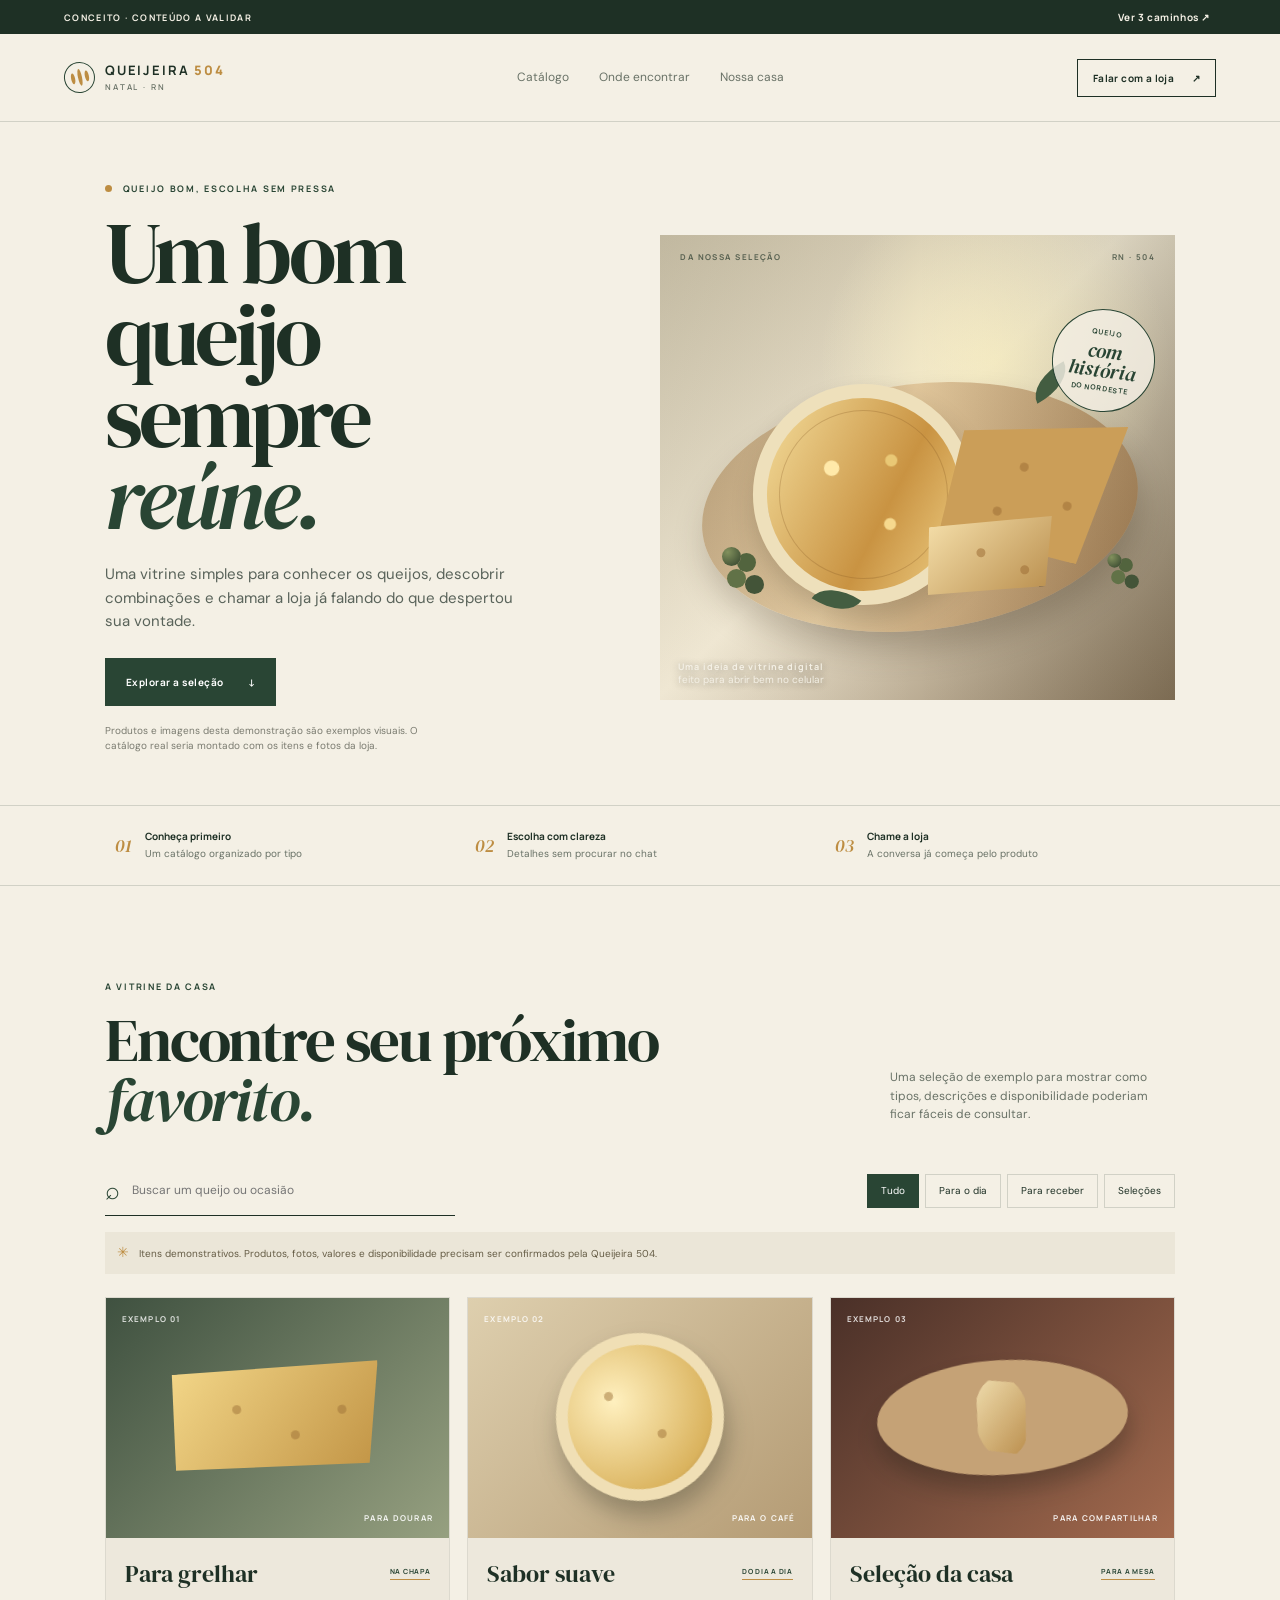
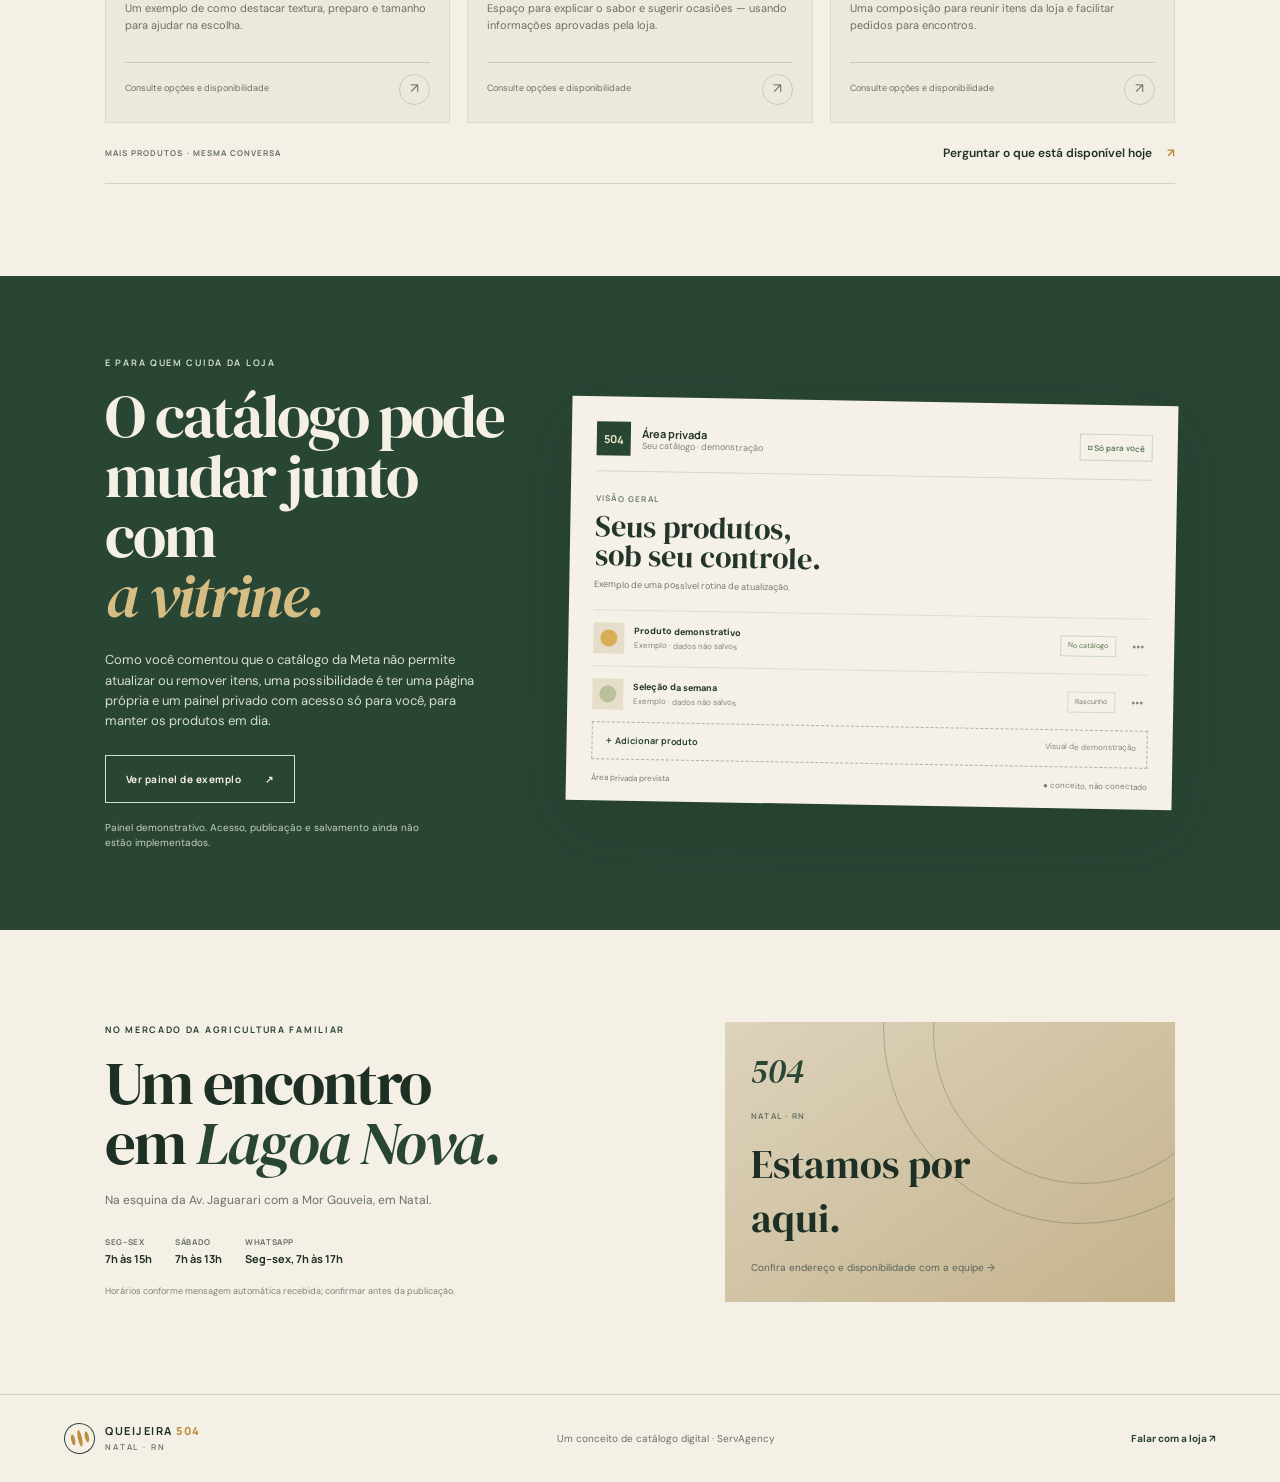
<file: index.html>
<!doctype html>
<html lang="pt-BR">
<head>
  <meta charset="utf-8">
  <meta name="viewport" content="width=device-width, initial-scale=1">
  <meta name="theme-color" content="#f4f0e5">
  <meta name="description" content="Conceito de catálogo digital para a Queijeira 504.">
  <title>Queijeira 504 — conceito de catálogo</title>
  <link rel="preconnect" href="https://fonts.googleapis.com">
  <link rel="preconnect" href="https://fonts.gstatic.com" crossorigin>
  <link href="https://fonts.googleapis.com/css2?family=DM+Sans:wght@400;500;600;700&family=DM+Serif+Display:ital@0;1&family=Manrope:wght@400;500;600;700;800&display=swap" rel="stylesheet">
  <link rel="stylesheet" href="styles.css">
</head>
<body data-theme="origem">
  <a class="skip-link" href="#conteudo">Pular para o conteúdo</a>
  <div class="concept-ribbon"><span>CONCEITO · CONTEÚDO A VALIDAR</span><button id="themeToggle" aria-expanded="false" aria-controls="directions">Ver 3 caminhos <span aria-hidden="true">↗</span></button></div>
  <section id="directions" class="directions" hidden aria-label="Direções visuais">
    <p class="directions-heading">Três jeitos de apresentar a Queijeira 504</p>
    <div class="direction-buttons" role="group" aria-label="Escolha uma direção visual">
      <button class="direction active" data-theme-choice="origem" aria-pressed="true"><b>01 · Origem</b><span>Editorial e acolhedora</span></button>
      <button class="direction" data-theme-choice="balcao" aria-pressed="false"><b>02 · Balcão</b><span>Direta e fácil de consultar</span></button>
      <button class="direction" data-theme-choice="feira" aria-pressed="false"><b>03 · Feira</b><span>Vibrante e cheia de sabor</span></button>
    </div>
  </section>
  <header class="site-header">
    <a class="brand" href="#inicio" aria-label="Queijeira 504, início"><span class="brand-mark" aria-hidden="true"><i></i><i></i><i></i></span><span>QUEIJEIRA <b>504</b><small>NATAL · RN</small></span></a>
    <nav aria-label="Navegação principal"><a href="#catalogo">Catálogo</a><a href="#visite">Onde encontrar</a><a href="#sobre">Nossa casa</a></nav>
    <a class="header-cta" href="https://wa.me/558499360528?text=Ol%C3%A1%2C%20vim%20pelo%20cat%C3%A1logo%20da%20Queijeira%20504." target="_blank" rel="noreferrer">Falar com a loja <span aria-hidden="true">↗</span></a>
  </header>
  <main id="conteudo">
    <section class="hero" id="inicio">
      <div class="hero-copy">
        <p class="eyebrow"><span class="eyebrow-dot"></span> QUEIJO BOM, ESCOLHA SEM PRESSA</p>
        <h1>Um bom queijo<br>sempre <em>reúne.</em></h1>
        <p class="hero-intro">Uma vitrine simples para conhecer os queijos, descobrir combinações e chamar a loja já falando do que despertou sua vontade.</p>
        <a class="button-primary" href="#catalogo">Explorar a seleção <span aria-hidden="true">↓</span></a>
        <p class="sample-note">Produtos e imagens desta demonstração são exemplos visuais. O catálogo real seria montado com os itens e fotos da loja.</p>
      </div>
      <div class="hero-art" aria-label="Ilustração conceitual de uma seleção de queijos">
        <div class="art-caption"><span>DA NOSSA SELEÇÃO</span><span>RN · 504</span></div>
        <div class="cheese-scene"><div class="cheese-board"></div><div class="cheese-round"><span></span></div><div class="cheese-wedge"><i></i><i></i><i></i></div><div class="cheese-block"><i></i><i></i></div><div class="grape grape-one"></div><div class="grape grape-two"></div><div class="leaf leaf-one"></div><div class="leaf leaf-two"></div><div class="scene-shadow"></div></div>
        <div class="hero-stamp"><span>QUEIJO</span><b>com<br>história</b><span>DO NORDESTE</span></div>
        <p class="art-foot">Uma ideia de vitrine digital<br><span>feito para abrir bem no celular</span></p>
      </div>
    </section>
    <section class="proof-strip" aria-label="Destaques da experiência">
      <div><span class="proof-icon">01</span><p><b>Conheça primeiro</b><small>Um catálogo organizado por tipo</small></p></div>
      <div><span class="proof-icon">02</span><p><b>Escolha com clareza</b><small>Detalhes sem procurar no chat</small></p></div>
      <div><span class="proof-icon">03</span><p><b>Chame a loja</b><small>A conversa já começa pelo produto</small></p></div>
    </section>
    <section class="catalog-section" id="catalogo">
      <div class="section-top"><div><p class="eyebrow">A VITRINE DA CASA</p><h2>Encontre seu próximo<br><em>favorito.</em></h2></div><p class="section-aside">Uma seleção de exemplo para mostrar como tipos, descrições e disponibilidade poderiam ficar fáceis de consultar.</p></div>
      <div class="catalog-tools"><label class="search-box"><span aria-hidden="true">⌕</span><span class="sr-only">Buscar no catálogo</span><input id="search" type="search" placeholder="Buscar um queijo ou ocasião" autocomplete="off"></label><div class="filters" role="group" aria-label="Filtrar produtos"><button class="filter active" data-filter="todos" aria-pressed="true">Tudo</button><button class="filter" data-filter="dia" aria-pressed="false">Para o dia</button><button class="filter" data-filter="receber" aria-pressed="false">Para receber</button><button class="filter" data-filter="selecoes" aria-pressed="false">Seleções</button></div></div>
      <p class="demo-banner"><span aria-hidden="true">✳</span> Itens demonstrativos. Produtos, fotos, valores e disponibilidade precisam ser confirmados pela Queijeira 504.</p>
      <div class="product-grid" id="productGrid">
        <article class="product-card" data-category="dia" data-name="queijo para grelha coalho">
          <div class="product-visual visual-grill"><span class="product-index">EXEMPLO 01</span><div class="mini-cheese slab"><i></i><i></i><i></i></div><span class="visual-caption">PARA DOURAR</span></div>
          <div class="product-info"><div class="product-title"><h3>Para grelhar</h3><span class="product-tag">NA CHAPA</span></div><p>Um exemplo de como destacar textura, preparo e tamanho para ajudar na escolha.</p><div class="product-bottom"><span>Consulte opções e disponibilidade</span><button class="ask-product" data-product="Para grelhar" aria-label="Perguntar sobre Para grelhar">↗</button></div></div>
        </article>
        <article class="product-card" data-category="dia" data-name="queijo suave café manhã">
          <div class="product-visual visual-morning"><span class="product-index">EXEMPLO 02</span><div class="mini-cheese round"><i></i><i></i></div><span class="visual-caption">PARA O CAFÉ</span></div>
          <div class="product-info"><div class="product-title"><h3>Sabor suave</h3><span class="product-tag">DO DIA A DIA</span></div><p>Espaço para explicar o sabor e sugerir ocasiões — usando informações aprovadas pela loja.</p><div class="product-bottom"><span>Consulte opções e disponibilidade</span><button class="ask-product" data-product="Sabor suave" aria-label="Perguntar sobre Sabor suave">↗</button></div></div>
        </article>
        <article class="product-card" data-category="receber" data-name="seleção para compartilhar tábua">
          <div class="product-visual visual-table"><span class="product-index">EXEMPLO 03</span><div class="mini-cheese selection"><i></i><i></i><i></i><i></i></div><span class="visual-caption">PARA COMPARTILHAR</span></div>
          <div class="product-info"><div class="product-title"><h3>Seleção da casa</h3><span class="product-tag">PARA A MESA</span></div><p>Uma composição para reunir itens da loja e facilitar pedidos para encontros.</p><div class="product-bottom"><span>Consulte opções e disponibilidade</span><button class="ask-product" data-product="Seleção da casa" aria-label="Perguntar sobre Seleção da casa">↗</button></div></div>
        </article>
      </div>
      <p id="emptyState" class="empty-state" hidden>Nenhum exemplo corresponde à busca. Tente outro termo ou fale com a loja.</p>
      <div class="catalog-end"><span>MAIS PRODUTOS · MESMA CONVERSA</span><a href="https://wa.me/558499360528?text=Ol%C3%A1%2C%20quero%20conhecer%20os%20produtos%20dispon%C3%ADveis%20na%20Queijeira%20504." target="_blank" rel="noreferrer">Perguntar o que está disponível hoje <b aria-hidden="true">↗</b></a></div>
    </section>
    <section class="control-section" id="sobre">
      <div class="control-copy"><p class="eyebrow">E PARA QUEM CUIDA DA LOJA</p><h2>O catálogo pode<br>mudar junto com<br><em>a vitrine.</em></h2><p>Como você comentou que o catálogo da Meta não permite atualizar ou remover itens, uma possibilidade é ter uma página própria e um painel privado com acesso só para você, para manter os produtos em dia.</p><button class="button-secondary" id="openPanel">Ver painel de exemplo <span aria-hidden="true">↗</span></button><small class="sample-note">Painel demonstrativo. Acesso, publicação e salvamento ainda não estão implementados.</small></div>
      <div class="admin-preview" aria-label="Prévia ilustrativa do painel privado">
        <div class="admin-head"><span class="admin-mark">504</span><div><b>Área privada</b><small>Seu catálogo · demonstração</small></div><span class="lock">⌑ Só para você</span></div>
        <div class="admin-welcome"><span>VISÃO GERAL</span><b>Seus produtos,<br>sob seu controle.</b><small>Exemplo de uma possível rotina de atualização.</small></div>
        <div class="admin-row"><span class="row-product"><i class="row-dot dot-1"></i></span><div><b>Produto demonstrativo</b><small>Exemplo · dados não salvos</small></div><span class="status-chip">No catálogo</span><button aria-label="Opções ilustrativas" tabindex="-1">•••</button></div>
        <div class="admin-row"><span class="row-product"><i class="row-dot dot-2"></i></span><div><b>Seleção da semana</b><small>Exemplo · dados não salvos</small></div><span class="status-chip muted">Rascunho</span><button aria-label="Opções ilustrativas" tabindex="-1">•••</button></div>
        <button class="admin-add" id="demoAdd">＋ Adicionar produto <span>Visual de demonstração</span></button>
        <div class="admin-foot"><span>Área privada prevista</span><span>● conceito, não conectado</span></div>
      </div>
    </section>
    <section class="visit-section" id="visite"><div><p class="eyebrow">NO MERCADO DA AGRICULTURA FAMILIAR</p><h2>Um encontro<br>em <em>Lagoa Nova.</em></h2><p>Na esquina da Av. Jaguarari com a Mor Gouveia, em Natal.</p><div class="hours"><span>SEG–SEX <b>7h às 15h</b></span><span>SÁBADO <b>7h às 13h</b></span><span>WHATSAPP <b>Seg–sex, 7h às 17h</b></span></div><small>Horários conforme mensagem automática recebida; confirmar antes da publicação.</small></div><a class="visit-card" href="https://wa.me/558499360528?text=Ol%C3%A1%2C%20gostaria%20de%20confirmar%20o%20endere%C3%A7o%20e%20os%20hor%C3%A1rios%20da%20Queijeira%20504." target="_blank" rel="noreferrer"><span class="map-mark">504</span><span class="map-label">NATAL · RN</span><b>Estamos por aqui.</b><span>Confira endereço e disponibilidade com a equipe →</span></a></section>
  </main>
  <footer><a class="brand footer-brand" href="#inicio"><span class="brand-mark" aria-hidden="true"><i></i><i></i><i></i></span><span>QUEIJEIRA <b>504</b><small>NATAL · RN</small></span></a><span>Um conceito de catálogo digital · ServAgency</span><a href="https://wa.me/558499360528?text=Ol%C3%A1%2C%20vim%20pelo%20cat%C3%A1logo%20da%20Queijeira%20504." target="_blank" rel="noreferrer">Falar com a loja ↗</a></footer>
  <dialog id="panelDialog" aria-labelledby="dialogTitle"><div class="dialog-top"><div><p class="eyebrow">PRÉVIA DE FUNCIONALIDADE</p><h2 id="dialogTitle">Uma área privada,<br>só sua.</h2></div><button id="closePanel" aria-label="Fechar painel">×</button></div><p>Em um projeto real, o painel teria acesso só para você e permitiria incluir novos produtos, ajustar informações ou retirar itens do catálogo sem depender do catálogo da Meta. O fluxo de acesso e os dados editáveis seriam definidos com você.</p><div class="dialog-actions"><button class="button-secondary" id="demoEdit">Simular edição</button><button class="button-primary" id="demoRemove">Simular retirada</button></div><div id="demoFeedback" class="demo-feedback" role="status" aria-live="polite">Esta tela é apenas uma proposta visual. Nenhuma alteração é salva.</div></dialog>
  <div class="toast" id="toast" role="status" aria-live="polite"></div>
  <script src="script.js"></script>
</body>
</html>
</file>
<file: styles.css>
:root{--paper:#f4f0e5;--paper-2:#ebe4d2;--ink:#1e3025;--muted:#697267;--green:#294534;--green-light:#d6dfca;--ochre:#bd8d42;--line:rgba(30,48,37,.16);--red:#8d342c;--display:"DM Serif Display",Georgia,serif;--body:"DM Sans",Arial,sans-serif;--ui:"Manrope",Arial,sans-serif;--radius:4px;--shadow:0 24px 70px rgba(33,43,33,.14)}*{box-sizing:border-box}html{scroll-behavior:smooth}body{margin:0;background:var(--paper);color:var(--ink);font-family:var(--body);font-size:15px;line-height:1.55;transition:background .35s,color .35s}button,input,a{font:inherit}a{color:inherit;text-decoration:none}button{color:inherit}.skip-link{position:absolute;left:-9999px;top:0;background:var(--ink);color:white;padding:12px;z-index:99}.skip-link:focus{left:12px}.sr-only{position:absolute;width:1px;height:1px;padding:0;margin:-1px;overflow:hidden;clip:rect(0,0,0,0);white-space:nowrap;border:0}.concept-ribbon{min-height:34px;padding:7px clamp(18px,5vw,76px);display:flex;align-items:center;justify-content:space-between;background:var(--ink);color:var(--paper);font:700 9px var(--ui);letter-spacing:.15em}.concept-ribbon button{border:0;background:transparent;color:inherit;font-size:10px;letter-spacing:.06em;cursor:pointer}.directions{padding:20px clamp(18px,5vw,76px) 22px;background:#e7e2d4;border-bottom:1px solid var(--line)}.directions-heading{margin:0 0 12px;font:17px var(--display)}.direction-buttons{display:grid;grid-template-columns:repeat(3,1fr);gap:8px}.direction{display:flex;align-items:center;justify-content:space-between;text-align:left;padding:12px 15px;border:1px solid var(--line);background:transparent;cursor:pointer}.direction b{font:700 11px var(--ui)}.direction span{font-size:11px;color:var(--muted)}.direction.active{background:var(--green);color:#fff;border-color:var(--green)}.direction.active span{color:#dbe4d6}.site-header{height:88px;padding:0 clamp(18px,5vw,76px);display:flex;align-items:center;justify-content:space-between;border-bottom:1px solid var(--line)}.brand{display:inline-flex;align-items:center;gap:10px;font:700 13px var(--ui);letter-spacing:.14em;line-height:1.1}.brand b{font-weight:800;color:var(--ochre)}.brand small{display:block;margin-top:4px;font:600 8px var(--ui);letter-spacing:.23em;color:var(--muted)}.brand-mark{width:31px;height:31px;position:relative;border:1px solid var(--green);border-radius:50%;display:flex;align-items:center;justify-content:center;gap:3px;transform:rotate(-12deg)}.brand-mark i{width:4px;height:11px;background:var(--ochre);border-radius:50%}.brand-mark i:nth-child(2){height:17px}.site-header nav{display:flex;gap:30px;color:var(--muted);font-size:12px}.site-header nav a:hover,footer>a:hover{color:var(--ochre)}.header-cta{padding:11px 15px;border:1px solid var(--ink);font:700 10px var(--ui);letter-spacing:.04em}.header-cta span{padding-left:15px}.hero{display:grid;grid-template-columns:.95fr 1.05fr;min-height:580px;padding:60px clamp(18px,8.2vw,132px) 52px;gap:clamp(35px,7vw,106px);align-items:center;max-width:1600px;margin:auto}.eyebrow{margin:0 0 17px;font:700 9px var(--ui);letter-spacing:.19em;color:var(--green)}.eyebrow-dot{display:inline-block;width:7px;height:7px;border-radius:50%;background:var(--ochre);margin-right:7px}.hero h1{font:clamp(58px,6.8vw,104px)/.94 var(--display);letter-spacing:-.045em;margin:0;max-width:560px}.hero h1 em,.section-top h2 em,.control-copy h2 em,.visit-section h2 em{font-weight:400;color:var(--green);font-style:italic}.hero-intro{max-width:410px;color:#59635a;font-size:15px;margin:24px 0 25px}.button-primary,.button-secondary{min-height:48px;padding:0 20px;border:1px solid var(--green);display:inline-flex;align-items:center;justify-content:center;gap:24px;background:var(--green);color:#fff;font:700 10px var(--ui);letter-spacing:.05em;cursor:pointer;transition:transform .2s,background .2s}.button-primary:hover,.button-secondary:hover{transform:translateY(-2px);background:#17291e}.button-secondary{background:transparent;color:var(--green)}.sample-note{display:block;color:#7a7b70;font-size:10px;line-height:1.5;max-width:330px;margin:17px 0 0}.hero-art{height:465px;max-width:600px;width:100%;position:relative;background:#d9d1bd;overflow:hidden}.art-caption{position:absolute;z-index:2;left:20px;right:20px;top:16px;display:flex;justify-content:space-between;color:rgba(30,48,37,.66);font:700 8px var(--ui);letter-spacing:.18em}.cheese-scene{position:absolute;inset:0;background:radial-gradient(ellipse at 65% 27%,rgba(255,244,198,.78),transparent 37%),linear-gradient(135deg,#b7ad92 0%,#eee5cf 47%,#89755a 100%)}.cheese-board{position:absolute;width:85%;height:53%;border-radius:50%;top:32%;left:8%;background:linear-gradient(120deg,#a98c63,#e0c69b 40%,#a37c51);box-shadow:0 19px 30px rgba(56,38,21,.25);transform:rotate(-7deg)}.cheese-round{position:absolute;z-index:1;left:18%;top:32%;width:43%;aspect-ratio:1;border-radius:50%;background:radial-gradient(circle at 37% 33%,#ffe9a9 0 4%,transparent 4.6%),radial-gradient(circle at 68% 36%,#e9c875 0 3%,transparent 3.7%),radial-gradient(circle at 60% 68%,#f6d98e 0 3%,transparent 3.8%),linear-gradient(130deg,#f5df9e,#c99342 60%,#f2d48a);border:14px solid #eee0bb;box-shadow:0 16px 26px rgba(51,39,23,.22);transform:rotate(-13deg)}.cheese-round span{position:absolute;inset:12px;border:1px solid rgba(128,86,35,.27);border-radius:50%}.cheese-wedge{position:absolute;z-index:2;right:10%;top:38%;width:34%;height:31%;clip-path:polygon(4% 22%,96% 0,80% 100%,0 92%);background:linear-gradient(160deg,#f6e5b3 0 11%,#cb9e58 12% 100%);filter:drop-shadow(0 13px 13px rgba(42,31,20,.25));transform:rotate(10deg)}.cheese-wedge i,.cheese-block i{position:absolute;width:9px;height:9px;border-radius:50%;background:#9f7037;opacity:.55}.cheese-wedge i:nth-child(1){top:37%;left:39%}.cheese-wedge i:nth-child(2){top:58%;left:67%}.cheese-wedge i:nth-child(3){top:70%;left:28%}.cheese-block{position:absolute;z-index:3;right:23%;top:61%;width:26%;height:16%;background:linear-gradient(145deg,#f5dfaa,#b98e4d);clip-path:polygon(8% 0,100% 8%,88% 100%,0 90%);transform:rotate(-8deg);box-shadow:0 8px 10px #57462e}.cheese-block i:nth-child(1){top:38%;left:40%}.cheese-block i:nth-child(2){top:68%;left:71%}.grape{position:absolute;z-index:4;width:19px;height:19px;border-radius:50%;background:radial-gradient(circle at 30% 27%,#82915d,#465638 73%);box-shadow:15px 6px 0 #52643e,5px 22px 0 #617247,23px 28px 0 #435438}.grape-one{left:12%;top:67%}.grape-two{right:10%;top:68%;transform:scale(.75)}.leaf{position:absolute;z-index:3;width:43px;height:25px;background:#435d41;border-radius:100% 0 100% 0}.leaf-one{top:29%;right:20%;transform:rotate(-28deg)}.leaf-two{bottom:19%;left:30%;transform:rotate(33deg)}.scene-shadow{position:absolute;inset:0;background:linear-gradient(90deg,rgba(244,240,229,.17),transparent 50%,rgba(27,34,27,.12))}.hero-stamp{position:absolute;z-index:5;right:20px;top:74px;width:103px;height:103px;border:1px solid var(--green);border-radius:50%;display:flex;flex-direction:column;align-items:center;justify-content:center;color:var(--green);background:rgba(244,240,229,.82);transform:rotate(8deg)}.hero-stamp span{font:700 7px var(--ui);letter-spacing:.13em}.hero-stamp b{font:italic 20px/.93 var(--display);text-align:center;margin:5px}.art-foot{position:absolute;bottom:14px;left:18px;margin:0;color:var(--paper);font:700 9px var(--ui);letter-spacing:.1em;text-shadow:0 1px 8px rgba(0,0,0,.45)}.art-foot span{font:400 10px var(--body);letter-spacing:0}.proof-strip{border-top:1px solid var(--line);border-bottom:1px solid var(--line);display:grid;grid-template-columns:repeat(3,1fr);padding:23px clamp(18px,9vw,145px);gap:30px}.proof-strip>div{display:flex;align-items:center;gap:13px}.proof-icon{font:italic 18px var(--display);color:var(--ochre)}.proof-strip p{margin:0;display:flex;flex-direction:column}.proof-strip b{font:700 10px var(--ui)}.proof-strip small{color:var(--muted);font-size:10px;margin-top:3px}.catalog-section{padding:94px clamp(18px,8.2vw,132px) 92px;max-width:1600px;margin:auto}.section-top{display:flex;align-items:end;justify-content:space-between;gap:30px}.section-top h2,.control-copy h2,.visit-section h2{font:clamp(40px,4.8vw,68px)/.98 var(--display);letter-spacing:-.035em;margin:0}.section-aside{max-width:285px;margin:0 0 6px;color:var(--muted);font-size:12px}.catalog-tools{display:flex;align-items:center;justify-content:space-between;gap:24px;margin:36px 0 16px}.search-box{display:flex;align-items:center;gap:10px;width:min(350px,100%);padding:12px 0;border-bottom:1px solid var(--ink);color:var(--green)}.search-box>span:first-child{font-size:25px;line-height:1}.search-box input{border:0;outline:0;background:transparent;width:100%;font-size:12px;color:var(--ink)}.search-box:focus-within{border-bottom-width:2px}.filters{display:flex;gap:6px;flex-wrap:wrap}.filter{border:1px solid var(--line);background:transparent;padding:8px 13px;font-size:10px;cursor:pointer}.filter.active,.filter:hover{background:var(--green);color:white;border-color:var(--green)}.demo-banner{margin:12px 0 23px;padding:10px 12px;background:#ebe6d8;color:#655c45;font-size:10px}.demo-banner span{color:var(--ochre);font-size:14px;padding-right:7px}.product-grid{display:grid;grid-template-columns:repeat(3,minmax(0,1fr));gap:17px}.product-card{background:#ede8dc;border:1px solid rgba(30,48,37,.08);transition:transform .24s,box-shadow .24s}.product-card:hover{transform:translateY(-4px);box-shadow:0 14px 32px rgba(30,48,37,.11)}.product-visual{height:240px;position:relative;overflow:hidden;display:grid;place-items:center}.visual-grill{background:linear-gradient(135deg,#3f5140,#96a080)}.visual-morning{background:linear-gradient(135deg,#decfae,#b49b74)}.visual-table{background:linear-gradient(135deg,#4a3028,#a36a4e)}.product-index{position:absolute;top:15px;left:16px;color:rgba(255,255,255,.82);font:700 8px var(--ui);letter-spacing:.14em}.mini-cheese{position:relative;filter:drop-shadow(0 15px 12px rgba(16,21,16,.28))}.mini-cheese.slab{width:63%;height:49%;background:linear-gradient(135deg,#f3d789,#c09243);clip-path:polygon(5% 0,100% 15%,89% 100%,0 81%);transform:rotate(-9deg)}.mini-cheese.round{width:49%;aspect-ratio:1;border-radius:50%;background:radial-gradient(circle at 35% 35%,#fff0bf,#dab35e 74%,#9f763e);border:12px solid #f0dfb5;transform:rotate(-14deg)}.mini-cheese.selection{width:63%;height:51%;display:flex;align-items:center;justify-content:center;gap:4px;transform:rotate(-7deg)}.mini-cheese.selection:before{content:"";position:absolute;inset:3% -8%;background:#c5a276;border-radius:50%;z-index:-1;transform:rotate(4deg)}.mini-cheese.selection i{width:25%;height:66%;display:block;background:linear-gradient(135deg,#f4e3b4,#b78946);clip-path:polygon(10% 0,100% 12%,85% 100%,0 86%)}.mini-cheese i{position:absolute;background:#9d7137;width:9px;height:9px;border-radius:50%;opacity:.5}.mini-cheese.slab i:nth-child(1){top:34%;left:30%}.mini-cheese.slab i:nth-child(2){top:63%;left:55%}.mini-cheese.slab i:nth-child(3){top:48%;left:78%}.mini-cheese.round i:first-child{top:28%;left:29%}.mini-cheese.round i:last-child{top:62%;left:59%}.visual-caption{position:absolute;bottom:15px;right:16px;color:rgba(255,255,255,.9);font:700 8px var(--ui);letter-spacing:.16em}.product-info{padding:19px 19px 17px}.product-title{display:flex;align-items:center;justify-content:space-between;gap:9px}.product-title h3{margin:0;font:24px var(--display)}.product-tag{font:700 7px var(--ui);letter-spacing:.1em;color:var(--green);border-bottom:1px solid var(--ochre);padding-bottom:3px}.product-info>p{font-size:11px;min-height:48px;color:var(--muted);margin:10px 0 14px}.product-bottom{padding-top:11px;border-top:1px solid var(--line);display:flex;align-items:center;justify-content:space-between;color:var(--muted);font-size:9px}.ask-product{width:31px;height:31px;border:1px solid var(--line);border-radius:50%;background:transparent;font-size:14px;cursor:pointer}.ask-product:hover{background:var(--green);color:white}.empty-state{padding:34px 0;text-align:center;color:var(--muted)}.catalog-end{display:flex;justify-content:space-between;align-items:center;padding:22px 0;border-bottom:1px solid var(--line);color:var(--muted);font:700 8px var(--ui);letter-spacing:.13em}.catalog-end a{color:var(--ink);font:600 12px var(--body);letter-spacing:0}.catalog-end b{color:var(--ochre);padding-left:12px}.control-section{background:var(--green);color:#f5f0e4;padding:80px clamp(18px,8.2vw,132px);display:grid;grid-template-columns:.8fr 1.2fr;gap:60px;align-items:center}.control-section .eyebrow{color:#d0d9c6}.control-copy h2{font-size:clamp(43px,4.8vw,67px)}.control-copy h2 em{color:#d5bd84}.control-copy>p:not(.eyebrow){max-width:390px;color:#d6ddd1;font-size:13px;margin:24px 0}.control-section .button-secondary{border-color:#d5dfd0;color:#f5f0e4}.control-section .button-secondary:hover{background:#f5f0e4;color:var(--green)}.control-section .sample-note{color:#c8d0c1}.admin-preview{padding:25px 25px 17px;background:#f5f1e8;color:#24362b;box-shadow:var(--shadow);transform:rotate(1deg)}.admin-head{display:flex;align-items:center;gap:11px;border-bottom:1px solid #d9d5c9;padding-bottom:15px}.admin-mark{display:grid;place-items:center;width:34px;height:34px;background:var(--green);color:#f2e9cc;font:700 11px var(--ui)}.admin-head>div{display:flex;flex-direction:column;line-height:1.3}.admin-head b{font:700 11px var(--ui)}.admin-head small{font-size:9px;color:#81847a}.lock{margin-left:auto;font:600 8px var(--ui);color:#577251;border:1px solid #c8d4c1;padding:7px}.admin-welcome{padding:21px 0 17px;display:flex;flex-direction:column}.admin-welcome span{font:700 8px var(--ui);letter-spacing:.15em;color:#70816e}.admin-welcome b{font:30px/.98 var(--display);margin:8px 0}.admin-welcome small{font-size:9px;color:#74786f}.admin-row{display:grid;grid-template-columns:31px 1fr auto 23px;align-items:center;gap:10px;border-top:1px solid #e1ddd2;padding:12px 0}.row-product{width:31px;height:31px;background:#e6deca;display:grid;place-items:center}.row-dot{width:17px;height:17px;border-radius:50%;background:#d8ad58}.dot-2{background:#b9c19b}.admin-row>div{display:flex;flex-direction:column;font-size:9px}.admin-row>div small{color:#85867e;font-size:8px}.status-chip{border:1px solid #c9d9c3;padding:4px 7px;color:#54704a;font-size:7px}.status-chip.muted{color:#7b796e;border-color:#ddd7c8}.admin-row button{border:0;background:transparent;color:#888;font-size:12px}.admin-add{width:100%;display:flex;justify-content:space-between;padding:11px;border:1px dashed #aab39e;background:transparent;color:var(--green);font:700 9px var(--ui);cursor:pointer}.admin-add span{color:#878a80;font:400 8px var(--body)}.admin-foot{display:flex;justify-content:space-between;padding-top:12px;color:#7b7d72;font-size:8px}.visit-section{padding:92px clamp(18px,8.2vw,132px);display:grid;grid-template-columns:1.1fr .9fr;gap:70px;align-items:center;max-width:1600px;margin:auto}.visit-section h2{margin-bottom:18px}.visit-section>div>p:not(.eyebrow){color:var(--muted);font-size:12px}.hours{display:flex;gap:23px;flex-wrap:wrap;margin:26px 0 12px}.hours span{display:flex;flex-direction:column;font:700 8px var(--ui);letter-spacing:.08em;color:var(--muted)}.hours b{margin-top:4px;color:var(--ink);font-size:11px;letter-spacing:0}.visit-section small{font-size:9px;color:#838177}.visit-card{min-height:280px;padding:26px;background:linear-gradient(145deg,#ddd3bc,#c4b28b);display:flex;flex-direction:column;justify-content:space-between;position:relative;overflow:hidden}.visit-card:before,.visit-card:after{content:"";position:absolute;border:1px solid rgba(41,69,52,.27);border-radius:50%;width:300px;height:300px;right:-60px;top:-140px}.visit-card:after{width:390px;height:390px;right:-100px;top:-190px}.map-mark,.map-label,.visit-card b,.visit-card>span:last-child{z-index:1}.map-mark{font:italic 34px var(--display);color:var(--green)}.map-label{font:700 8px var(--ui);letter-spacing:.15em;color:#687365}.visit-card b{font:40px var(--display);max-width:230px}.visit-card>span:last-child{font-size:10px;color:#59635a}footer{padding:28px clamp(18px,5vw,76px);display:flex;align-items:center;justify-content:space-between;border-top:1px solid var(--line);font-size:10px;color:var(--muted)}footer .brand{color:var(--ink);font-size:11px}footer>a:last-child{font-weight:700;color:var(--green)}dialog{width:min(560px,calc(100vw - 32px));padding:27px;border:0;background:var(--paper);color:var(--ink);box-shadow:0 20px 100px rgba(0,0,0,.34)}dialog::backdrop{background:rgba(14,24,17,.62);backdrop-filter:blur(3px)}.dialog-top{display:flex;justify-content:space-between;align-items:start}.dialog-top h2{font:40px/.98 var(--display);margin:0}.dialog-top>button{border:1px solid var(--line);background:transparent;width:34px;height:34px;font-size:20px;cursor:pointer}.dialog-top .eyebrow{margin-bottom:10px}.dialog-actions{display:flex;gap:9px;margin:23px 0 16px}.demo-feedback{padding:12px;background:#e9e4d6;font-size:10px;color:#62685d}.toast{position:fixed;bottom:24px;left:50%;transform:translate(-50%,20px);opacity:0;pointer-events:none;padding:11px 16px;background:#1f3025;color:#fff;font-size:11px;box-shadow:var(--shadow);transition:.25s;z-index:9}.toast.show{opacity:1;transform:translate(-50%,0)}
/* Direction two: a crisp, service-first neighborhood counter. */
body[data-theme="balcao"]{--paper:#f7f8f4;--paper-2:#e6ebe2;--ink:#21352f;--muted:#697a72;--green:#176b5d;--green-light:#d7e9e0;--ochre:#d07b3d;--line:rgba(33,53,47,.16);--display:var(--ui);--radius:12px}body[data-theme="balcao"] .hero{grid-template-columns:1fr .8fr;min-height:475px}.balcao-mark{display:none}body[data-theme="balcao"] .hero h1{font-weight:800;font-size:clamp(51px,6vw,84px);letter-spacing:-.07em;line-height:.98}body[data-theme="balcao"] .hero h1 em{font-style:normal;color:var(--green)}body[data-theme="balcao"] .hero-art{height:390px;border-radius:26px;background:#e2ebe3}body[data-theme="balcao"] .hero-stamp{border-radius:14px;transform:none}body[data-theme="balcao"] .proof-strip{background:#e8eee7;border:0;padding-top:17px;padding-bottom:17px}body[data-theme="balcao"] .proof-icon{font:800 12px var(--ui);width:32px;height:32px;border-radius:10px;display:grid;place-items:center;background:#c9dfd3;color:var(--green)}body[data-theme="balcao"] .catalog-section{padding-top:67px}body[data-theme="balcao"] .section-top h2{font:800 clamp(36px,4vw,55px)/1.02 var(--ui);letter-spacing:-.06em}body[data-theme="balcao"] .section-top h2 em{font-style:normal}body[data-theme="balcao"] .product-grid{gap:13px}body[data-theme="balcao"] .product-card{border-radius:var(--radius);overflow:hidden;background:#fff;box-shadow:0 5px 22px rgba(33,53,47,.07)}body[data-theme="balcao"] .product-visual{height:210px}body[data-theme="balcao"] .product-info{padding:16px}body[data-theme="balcao"] .product-title h3{font:700 17px var(--ui)}body[data-theme="balcao"] .product-info>p{font-size:10px}body[data-theme="balcao"] .ask-product{border-radius:10px;background:#edf3ed}body[data-theme="balcao"] .control-section{background:#dce9df;color:var(--ink)}body[data-theme="balcao"] .control-section .eyebrow,body[data-theme="balcao"] .control-copy h2 em{color:var(--green)}body[data-theme="balcao"] .control-copy>p:not(.eyebrow){color:#52655d}body[data-theme="balcao"] .control-section .button-secondary{border-radius:10px;color:var(--green);border-color:var(--green)}body[data-theme="balcao"] .control-section .sample-note{color:#63736b}body[data-theme="balcao"] .admin-preview{border-radius:20px;transform:none}body[data-theme="balcao"] .admin-mark{border-radius:10px}body[data-theme="balcao"] .admin-add{border-radius:10px}
/* Direction three: a vivid fair poster with a compact, energetic catalog. */
body[data-theme="feira"]{--paper:#f5e9d5;--paper-2:#ead8b9;--ink:#2d291f;--muted:#796858;--green:#a8392d;--green-light:#f3c9a8;--ochre:#24594a;--line:rgba(45,41,31,.2);--display:"DM Serif Display",Georgia,serif;--radius:0}body[data-theme="feira"] .concept-ribbon{background:#a8392d}body[data-theme="feira"] .site-header{background:#f5e9d5}body[data-theme="feira"] .brand-mark{border-color:#a8392d}body[data-theme="feira"] .brand-mark i{background:#24594a}body[data-theme="feira"] .hero{grid-template-columns:1fr 1fr;gap:34px;padding-top:42px;padding-bottom:41px;min-height:510px}body[data-theme="feira"] .hero h1{font-size:clamp(55px,6.2vw,92px);line-height:.88;text-transform:uppercase;letter-spacing:-.06em}body[data-theme="feira"] .hero h1 em{color:#24594a}body[data-theme="feira"] .hero-intro{max-width:360px}body[data-theme="feira"] .hero-art{height:430px;background:#b84a36}body[data-theme="feira"] .cheese-scene{background:radial-gradient(ellipse at 55% 35%,rgba(245,232,196,.82),transparent 38%),linear-gradient(135deg,#d29157,#a34231 70%,#55362d)}body[data-theme="feira"] .hero-stamp{background:#f4e9d2;border-color:#a8392d;color:#a8392d}body[data-theme="feira"] .button-primary{background:#a8392d;border-color:#a8392d}body[data-theme="feira"] .proof-strip{background:#24594a;color:#fbefd8;border:0}body[data-theme="feira"] .proof-icon{color:#e6c379}body[data-theme="feira"] .proof-strip small{color:#d0d6c4}body[data-theme="feira"] .catalog-section{padding-top:76px}body[data-theme="feira"] .section-top h2{font-size:clamp(42px,5vw,72px)}body[data-theme="feira"] .section-top h2 em{color:#a8392d}body[data-theme="feira"] .product-grid{gap:10px}body[data-theme="feira"] .product-card{border:2px solid var(--ink);background:#f7f1e4}body[data-theme="feira"] .product-visual{height:220px}.visual-grill{background:linear-gradient(135deg,#3f5140,#96a080)}body[data-theme="feira"] .visual-morning{background:linear-gradient(135deg,#d7aa5d,#ab5438)}body[data-theme="feira"] .visual-table{background:linear-gradient(135deg,#24594a,#527356)}body[data-theme="feira"] .product-title h3{font-size:22px}body[data-theme="feira"] .product-tag{color:#a8392d}body[data-theme="feira"] .ask-product{border-radius:0;background:#24594a;color:#fff}body[data-theme="feira"] .control-section{background:#d8bd91;color:#302a20}body[data-theme="feira"] .control-section .eyebrow{color:#8e362b}body[data-theme="feira"] .control-copy h2 em{color:#24594a}body[data-theme="feira"] .control-copy>p:not(.eyebrow){color:#5e5042}body[data-theme="feira"] .control-section .button-secondary{border-color:#8e362b;color:#8e362b}body[data-theme="feira"] .control-section .sample-note{color:#645847}body[data-theme="feira"] .admin-preview{border:2px solid #302a20;box-shadow:8px 9px 0 rgba(48,42,32,.17);transform:rotate(-1deg)}body[data-theme="feira"] .visit-card{background:linear-gradient(145deg,#e1c58e,#d69b68)}
@media(max-width:900px){.hero{padding-left:5vw;padding-right:5vw;gap:36px}.hero-art{height:390px}.hero h1{font-size:clamp(57px,8vw,80px)}.catalog-section,.control-section,.visit-section{padding-left:5vw;padding-right:5vw}.control-section{gap:34px}.product-visual{height:190px}.section-aside{max-width:240px}.site-header nav{gap:17px}}
@media(max-width:650px){html,body{max-width:100%;overflow-x:clip}.concept-ribbon{padding:7px 12px;font-size:7px;letter-spacing:.1em;gap:6px}.concept-ribbon>span{min-width:0}.concept-ribbon button{font-size:8px;letter-spacing:0;white-space:nowrap}.directions{padding:17px 16px}.direction-buttons{grid-template-columns:1fr;gap:5px}.direction{padding:10px 12px}.site-header{height:68px;padding:0 12px;min-width:0;gap:8px}.site-header nav{display:none}.header-cta{padding:8px 7px;font-size:8px;white-space:nowrap}.header-cta span{padding-left:4px}.brand{font-size:9px;letter-spacing:.06em;gap:6px;min-width:0;white-space:nowrap}.brand-mark{width:24px;height:24px;flex:none}.hero,body[data-theme="balcao"] .hero,body[data-theme="feira"] .hero{display:flex;flex-direction:column;align-items:stretch;padding:38px 17px 34px;gap:24px;min-height:auto}.hero-copy{width:100%;min-width:0}.hero h1{font-size:clamp(47px,12vw,57px);text-wrap:balance;max-width:100%}body[data-theme="balcao"] .hero h1{font-size:clamp(43px,11vw,56px)}body[data-theme="feira"] .hero h1{font-size:clamp(46px,11.5vw,58px)}.hero-intro{font-size:13px;margin:17px 0 19px}.hero-art,body[data-theme="balcao"] .hero-art,body[data-theme="feira"] .hero-art{width:auto;max-width:100%;height:min(90vw,390px);min-height:300px;border-radius:0}.art-caption{left:13px;right:13px;font-size:7px;letter-spacing:.1em}.hero-stamp{right:13px;width:85px;height:85px}.hero-stamp b{font-size:17px}.proof-strip{padding:16px 18px;grid-template-columns:1fr;gap:13px}.proof-strip>div{gap:11px}.proof-icon{font-size:15px}.proof-strip b{font-size:10px}.proof-strip small{font-size:9px}.catalog-section,body[data-theme="balcao"] .catalog-section{padding:61px 17px 60px}.section-top{display:block}.section-top h2,body[data-theme="balcao"] .section-top h2{font-size:43px}.section-aside{margin:16px 0 0;max-width:360px}.catalog-tools{display:block;margin:24px 0 13px}.search-box{width:100%;margin-bottom:14px}.filters{gap:5px}.filter{padding:8px 10px;font-size:9px}.demo-banner{font-size:9px}.product-grid{grid-template-columns:1fr;gap:13px}.product-card{display:grid;grid-template-columns:.92fr 1.08fr}.product-visual,body[data-theme="balcao"] .product-visual,body[data-theme="feira"] .product-visual{height:100%;min-height:214px}.product-info,body[data-theme="balcao"] .product-info{padding:14px 12px}.product-title{display:block}.product-title h3,body[data-theme="balcao"] .product-title h3{font:20px var(--display)}body[data-theme="balcao"] .product-title h3{font:700 14px var(--ui)}.product-tag{display:inline-block;margin-top:5px}.product-info>p{font-size:9px;min-height:0;line-height:1.45}.product-bottom{font-size:8px}.ask-product{flex-shrink:0;width:29px;height:29px}.catalog-end{display:block;padding:17px 0}.catalog-end a{display:block;margin-top:10px}.control-section{padding:59px 17px;grid-template-columns:1fr;gap:29px}.control-copy h2{font-size:49px}.control-copy>p:not(.eyebrow){font-size:12px}.admin-preview{padding:17px 13px;transform:none}.admin-head{gap:8px}.lock{font-size:7px;padding:6px}.admin-welcome b{font-size:27px}.admin-row{grid-template-columns:28px 1fr auto 14px;gap:7px}.admin-row>div{font-size:8px}.status-chip{font-size:6px;padding:4px}.visit-section{padding:62px 17px;grid-template-columns:1fr;gap:24px}.visit-section h2{font-size:50px}.hours{gap:13px}.hours span{font-size:7px}.hours b{font-size:10px}.visit-card{min-height:225px}footer{padding:22px 17px;gap:15px;flex-wrap:wrap}footer>span{order:3;width:100%;font-size:9px}footer .brand{font-size:10px}footer>a:last-child{font-size:9px}dialog{padding:21px}.dialog-top h2{font-size:35px}.dialog-actions{flex-wrap:wrap}.dialog-actions button{flex:1}.toast{width:calc(100% - 32px);text-align:center}}
@media(prefers-reduced-motion:reduce){*,*::before,*::after{scroll-behavior:auto!important;transition-duration:.01ms!important;animation-duration:.01ms!important;animation-iteration-count:1!important}}
:focus-visible{outline:3px solid #c47e36;outline-offset:3px}
</file>
